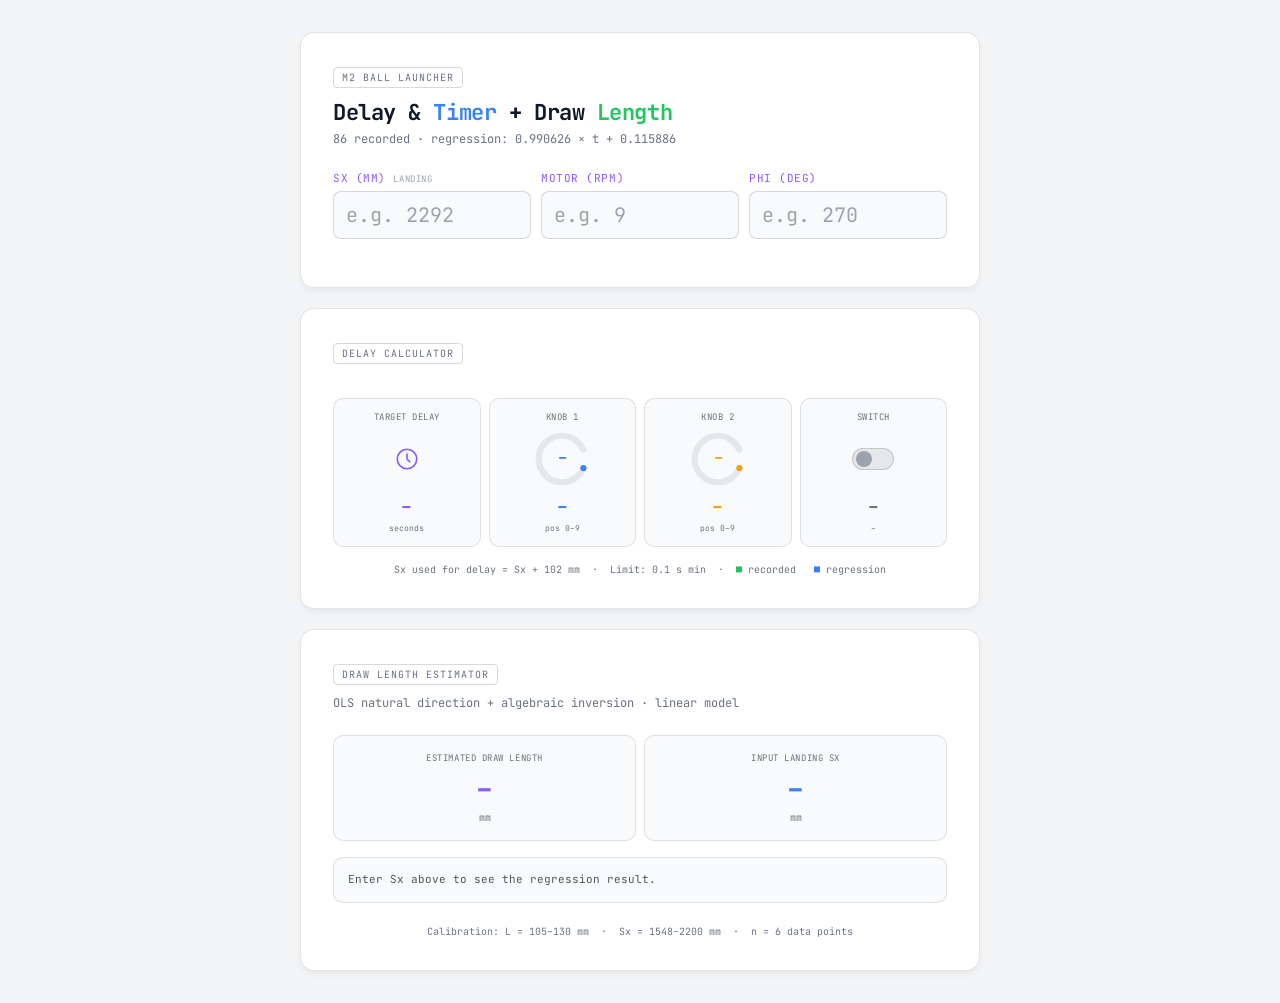
<file: index.html>
<!DOCTYPE html>
<html lang="en">
<head>
<meta charset="UTF-8">
<meta name="viewport" content="width=device-width, initial-scale=1.0">
<title>M2 Ball Launcher — Delay & Draw Length Calculator</title>
<meta name="description" content="Combined delay-time calculator (NE555 timer) and draw-length regression estimator for the M2 Ball Launcher project.">
<link rel="preconnect" href="https://fonts.googleapis.com">
<link rel="preconnect" href="https://fonts.gstatic.com" crossorigin>
<link href="https://fonts.googleapis.com/css2?family=JetBrains+Mono:wght@400;500;700&family=DM+Sans:wght@400;500;600&display=swap" rel="stylesheet">
<link rel="stylesheet" href="style.css">
</head>
<body>

<div class="page-wrap">

  <!-- ═══════════════ SHARED INPUTS ═══════════════ -->
  <div class="card" id="input-card">
    <div class="n-chip">M2 Ball Launcher</div>
    <div class="n-h1">Delay & <span>Timer</span> + Draw <span class="accent-green">Length</span></div>
    <div class="n-sub" id="model-sub">Loading dataset…</div>

    <div class="n-inputs">
      <div class="n-input-col">
        <div class="n-input-label">Sx (mm) <span class="subtle">landing</span></div>
        <input class="n-input" type="number" id="in-sx" placeholder="e.g. 2292" />
      </div>
      <div class="n-input-col">
        <div class="n-input-label">Motor (RPM)</div>
        <input class="n-input" type="number" id="in-rpm" placeholder="e.g. 9" />
      </div>
      <div class="n-input-col">
        <div class="n-input-label">Phi (deg)</div>
        <input class="n-input" type="number" id="in-phi" placeholder="e.g. 270" />
      </div>
    </div>
  </div>

  <!-- ═══════════════ DELAY CALCULATOR OUTPUT ═══════════════ -->
  <div class="card" id="delay-card">
    <div class="n-chip">Delay Calculator</div>
    <div class="n-err" id="nb-err"></div>

    <div class="n-grid">
      <div class="n-card">
        <div class="n-clabel">Target Delay</div>
        <div class="n-icon">
          <svg width="26" height="26" fill="none" stroke="#8b5cf6" stroke-width="1.5" viewBox="0 0 24 24">
            <circle cx="12" cy="12" r="9"/><path d="M12 7v5l3 3"/>
          </svg>
        </div>
        <div class="n-cval purple" id="nb-vt">&ndash;</div>
        <div class="n-csub">seconds</div>
      </div>

      <div class="n-card">
        <div class="n-clabel">Knob 1</div>
        <div class="n-icon">
          <svg width="62" height="62" viewBox="0 0 80 80">
            <circle cx="40" cy="40" r="30" fill="none" stroke="#e5e7eb" stroke-width="8"
              stroke-linecap="round" stroke-dasharray="163 24" stroke-dashoffset="-12"/>
            <circle cx="40" cy="40" r="30" fill="none" stroke="#3b82f6" stroke-width="8"
              stroke-linecap="round" id="nb-a1" stroke-dasharray="0 187" stroke-dashoffset="-12"/>
            <text x="40" y="45" text-anchor="middle" font-size="20" font-weight="700"
              font-family="JetBrains Mono,monospace" fill="#3b82f6" id="nb-d1">&ndash;</text>
          </svg>
        </div>
        <div class="n-cval blue" id="nb-k1">&ndash;</div>
        <div class="n-csub">pos 0&ndash;9</div>
      </div>

      <div class="n-card">
        <div class="n-clabel">Knob 2</div>
        <div class="n-icon">
          <svg width="62" height="62" viewBox="0 0 80 80">
            <circle cx="40" cy="40" r="30" fill="none" stroke="#e5e7eb" stroke-width="8"
              stroke-linecap="round" stroke-dasharray="163 24" stroke-dashoffset="-12"/>
            <circle cx="40" cy="40" r="30" fill="none" stroke="#f59e0b" stroke-width="8"
              stroke-linecap="round" id="nb-a2" stroke-dasharray="0 187" stroke-dashoffset="-12"/>
            <text x="40" y="45" text-anchor="middle" font-size="20" font-weight="700"
              font-family="JetBrains Mono,monospace" fill="#f59e0b" id="nb-d2">&ndash;</text>
          </svg>
        </div>
        <div class="n-cval amber" id="nb-k2">&ndash;</div>
        <div class="n-csub">pos 0&ndash;9</div>
      </div>

      <div class="n-card">
        <div class="n-clabel">Switch</div>
        <div class="n-icon">
          <div class="n-sw-track" id="nb-sw"><div class="n-sw-dot"></div></div>
        </div>
        <div class="n-cval" id="nb-sv">&ndash;</div>
        <div class="n-csub" id="nb-sl">&ndash;</div>
      </div>
    </div>

    <div class="n-formula" id="nb-fm">
      <div id="nb-f0"></div>
      <div id="nb-f1"></div>
      <div id="nb-f2"></div>
      <div id="nb-f3"></div>
    </div>

    <div class="n-footer">
      Sx used for delay = Sx + 102 mm &nbsp;&middot;&nbsp;
      Limit: 0.1 s min &nbsp;&middot;&nbsp;
      <span style="color:#22c55e">&#9632;</span> recorded &nbsp;
      <span style="color:#3b82f6">&#9632;</span> regression
    </div>
  </div>

  <!-- ═══════════════ DRAW LENGTH REGRESSION OUTPUT ═══════════════ -->
  <div class="card" id="reg-card">
    <div class="n-chip">Draw Length Estimator</div>
    <div class="n-sub" id="reg-sub">OLS natural direction + algebraic inversion &middot; linear model</div>

    <div class="reg-grid">
      <div class="reg-result">
        <div class="n-clabel">Estimated Draw Length</div>
        <div class="reg-big" id="reg-L">&ndash;</div>
        <div class="reg-unit">mm</div>
      </div>
      <div class="reg-result">
        <div class="n-clabel">Input Landing Sx</div>
        <div class="reg-big" id="reg-Sx" style="color:#3b82f6">&ndash;</div>
        <div class="reg-unit">mm</div>
      </div>
    </div>

    <div class="reg-eq" id="reg-eq">
      Enter Sx above to see the regression equation and result.
    </div>
    <div class="reg-warn" id="reg-warn"></div>

    <div class="n-footer">
      Calibration: L = 105–130 mm &nbsp;&middot;&nbsp;
      Sx = 1548–2200 mm &nbsp;&middot;&nbsp;
      n = 6 data points
    </div>
  </div>

</div>

<!-- Entry point: ES6 module import -->
<script type="module" src="js/main.js"></script>

</body>
</html>
</file>
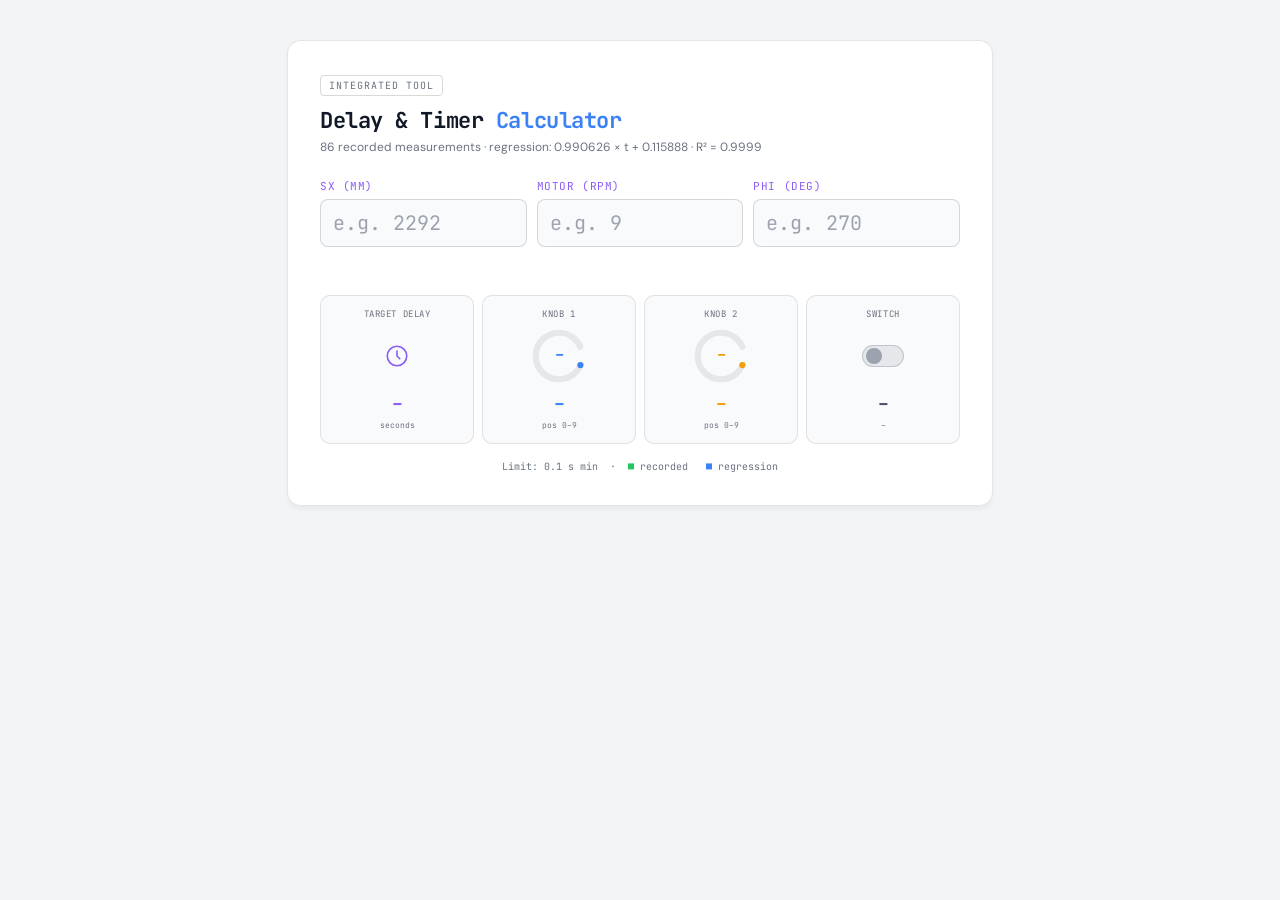
<file: Example/ne555_calculator.html>
<!DOCTYPE html>
<html>
<head>
<title>NE555 Calculator</title>
<style>body{background:#f3f4f6; display:flex; justify-content:center; padding:2rem;}</style>
</head>
<body>

<style>
  @import url('https://fonts.googleapis.com/css2?family=JetBrains+Mono:wght@400;500;700&family=DM+Sans:wght@400;500&display=swap');

  .ne555-wrap {
    font-family: 'DM Sans', sans-serif;
    background: #ffffff;
    border-radius: 14px;
    padding: 2rem;
    max-width: 640px;
    margin: 0 auto;
    position: relative;
    border: 1px solid rgba(0,0,0,0.1);
    box-shadow: 0 4px 6px -1px rgba(0, 0, 0, 0.05);
  }
  .ne555-wrap * { box-sizing: border-box; margin: 0; padding: 0; }

  .n-chip {
    display: inline-block;
    font-family: 'JetBrains Mono', monospace;
    font-size: 10px;
    letter-spacing: 0.1em;
    text-transform: uppercase;
    color: #6b7280;
    border: 1px solid rgba(0,0,0,0.15);
    border-radius: 4px;
    padding: 3px 8px;
    margin-bottom: 10px;
  }
  .n-h1 {
    font-family: 'JetBrains Mono', monospace;
    font-size: 22px;
    font-weight: 700;
    color: #111827;
    letter-spacing: -0.02em;
    margin-bottom: 4px;
  }
  .n-h1 span { color: #3b82f6; }
  .n-sub {
    font-size: 12px;
    color: #6b7280;
    margin-bottom: 1.5rem;
  }

  .n-inputs {
    display: grid;
    grid-template-columns: repeat(3, 1fr);
    gap: 10px;
    margin-bottom: 1rem;
  }
  .n-input-col {
    display: flex;
    flex-direction: column;
    gap: 6px;
  }
  .n-input-label {
    font-family: 'JetBrains Mono', monospace;
    font-size: 11px;
    color: #8b5cf6;
    text-transform: uppercase;
    letter-spacing: 0.05em;
  }
  .n-input {
    background: #f9fafb;
    border: 1px solid rgba(0,0,0,0.15);
    border-radius: 8px;
    color: #111827;
    font-family: 'JetBrains Mono', monospace;
    font-size: 20px;
    font-weight: 700;
    padding: 10px 12px;
    outline: none;
    width: 100%;
    -moz-appearance: textfield;
    transition: border-color 0.2s, background 0.2s;
  }
  .n-input::-webkit-outer-spin-button,
  .n-input::-webkit-inner-spin-button { -webkit-appearance: none; }
  .n-input:focus { border-color: #3b82f6; background: #ffffff; }
  .n-input::placeholder { color: #9ca3af; font-weight: 400; }
  
  .n-err {
    font-family: 'JetBrains Mono', monospace;
    font-size: 11px;
    color: #ef4444;
    min-height: 16px;
    margin-bottom: 1rem;
  }

  .n-grid {
    display: grid;
    grid-template-columns: repeat(4, 1fr);
    gap: 8px;
    margin-bottom: 1rem;
  }
  .n-card {
    background: #f9fafb;
    border: 1px solid rgba(0,0,0,0.1);
    border-radius: 10px;
    padding: 12px 6px;
    display: flex;
    flex-direction: column;
    align-items: center;
    gap: 5px;
  }
  .n-clabel {
    font-size: 9px;
    font-family: 'JetBrains Mono', monospace;
    color: #6b7280;
    text-transform: uppercase;
    letter-spacing: 0.06em;
    text-align: center;
  }
  .n-icon {
    height: 62px;
    display: flex;
    align-items: center;
    justify-content: center;
    flex-direction: column;
    gap: 4px;
  }
  .n-cval {
    font-family: 'JetBrains Mono', monospace;
    font-size: 18px;
    font-weight: 700;
    color: #4b5563;
    transition: color 0.2s;
  }
  .n-cval.purple { color: #8b5cf6; }
  .n-cval.blue   { color: #3b82f6; }
  .n-cval.amber  { color: #f59e0b; }
  .n-cval.green  { color: #22c55e; }
  .n-csub {
    font-size: 8px;
    font-family: 'JetBrains Mono', monospace;
    color: #6b7280;
    text-align: center;
    line-height: 1.4;
  }

  .n-sw-track {
    width: 42px; height: 22px;
    border-radius: 11px;
    background: #e5e7eb;
    border: 1px solid rgba(0,0,0,0.15);
    display: flex; align-items: center;
    padding: 0 3px;
    transition: background 0.3s, border-color 0.3s;
  }
  .n-sw-track.on { background: rgba(34,197,94,0.2); border-color: rgba(34,197,94,0.4); }
  .n-sw-dot {
    width: 16px; height: 16px;
    border-radius: 50%;
    background: #9ca3af;
    transition: transform 0.3s, background 0.3s;
  }
  .n-sw-track.on .n-sw-dot { transform: translateX(20px); background: #22c55e; }

  .n-formula {
    background: #f9fafb;
    border: 1px solid rgba(0,0,0,0.1);
    border-radius: 10px;
    padding: 12px 14px;
    font-family: 'JetBrains Mono', monospace;
    font-size: 11px;
    line-height: 2;
    color: #4b5563;
    display: none;
    margin-bottom: 1rem;
  }
  .n-formula.show { display: block; }
  .n-formula .hl  { color: #111827; font-weight: 700; }
  .n-formula .blu { color: #3b82f6; }
  .n-formula .grn { color: #22c55e; }
  .n-formula .prp { color: #8b5cf6; }

  .n-footer {
    font-size: 10px;
    color: #6b7280;
    font-family: 'JetBrains Mono', monospace;
    text-align: center;
  }
</style>

<div class="ne555-wrap">
  <div class="n-chip">Integrated Tool</div>
  <div class="n-h1">Delay &amp; Timer <span>Calculator</span></div>
  <div class="n-sub">
    86 recorded measurements &middot;
    regression: 0.990626 &times; t + 0.115888 &middot;
    R&sup2; = 0.9999
  </div>

  <div class="n-inputs">
    <div class="n-input-col">
      <div class="n-input-label">Sx (mm)</div>
      <input class="n-input" type="number" id="in-sx" placeholder="e.g. 2292" oninput="run_pipeline()" />
    </div>
    <div class="n-input-col">
      <div class="n-input-label">Motor (RPM)</div>
      <input class="n-input" type="number" id="in-rpm" placeholder="e.g. 9" oninput="run_pipeline()" />
    </div>
    <div class="n-input-col">
      <div class="n-input-label">Phi (deg)</div>
      <input class="n-input" type="number" id="in-phi" placeholder="e.g. 270" oninput="run_pipeline()" />
    </div>
  </div>
  
  <div class="n-err" id="nb-err"></div>

  <div class="n-grid">
    <div class="n-card">
      <div class="n-clabel">Target Delay</div>
      <div class="n-icon">
        <svg width="26" height="26" fill="none" stroke="#8b5cf6" stroke-width="1.5" viewBox="0 0 24 24">
          <circle cx="12" cy="12" r="9"/><path d="M12 7v5l3 3"/>
        </svg>
      </div>
      <div class="n-cval purple" id="nb-vt">&ndash;</div>
      <div class="n-csub">seconds</div>
    </div>

    <div class="n-card">
      <div class="n-clabel">Knob 1</div>
      <div class="n-icon">
        <svg width="62" height="62" viewBox="0 0 80 80">
          <circle cx="40" cy="40" r="30" fill="none" stroke="#e5e7eb" stroke-width="8"
            stroke-linecap="round" stroke-dasharray="163 24" stroke-dashoffset="-12"/>
          <circle cx="40" cy="40" r="30" fill="none" stroke="#3b82f6" stroke-width="8"
            stroke-linecap="round" id="nb-a1" stroke-dasharray="0 187" stroke-dashoffset="-12"/>
          <text x="40" y="45" text-anchor="middle" font-size="20" font-weight="700"
            font-family="JetBrains Mono,monospace" fill="#3b82f6" id="nb-d1">&ndash;</text>
        </svg>
      </div>
      <div class="n-cval blue" id="nb-k1">&ndash;</div>
      <div class="n-csub">pos 0&ndash;9</div>
    </div>

    <div class="n-card">
      <div class="n-clabel">Knob 2</div>
      <div class="n-icon">
        <svg width="62" height="62" viewBox="0 0 80 80">
          <circle cx="40" cy="40" r="30" fill="none" stroke="#e5e7eb" stroke-width="8"
            stroke-linecap="round" stroke-dasharray="163 24" stroke-dashoffset="-12"/>
          <circle cx="40" cy="40" r="30" fill="none" stroke="#f59e0b" stroke-width="8"
            stroke-linecap="round" id="nb-a2" stroke-dasharray="0 187" stroke-dashoffset="-12"/>
          <text x="40" y="45" text-anchor="middle" font-size="20" font-weight="700"
            font-family="JetBrains Mono,monospace" fill="#f59e0b" id="nb-d2">&ndash;</text>
        </svg>
      </div>
      <div class="n-cval amber" id="nb-k2">&ndash;</div>
      <div class="n-csub">pos 0&ndash;9</div>
    </div>

    <div class="n-card">
      <div class="n-clabel">Switch</div>
      <div class="n-icon">
        <div class="n-sw-track" id="nb-sw"><div class="n-sw-dot"></div></div>
      </div>
      <div class="n-cval" id="nb-sv">&ndash;</div>
      <div class="n-csub" id="nb-sl">&ndash;</div>
    </div>
  </div>

  <div class="n-formula" id="nb-fm">
    <div id="nb-f0"></div>
    <div id="nb-f1"></div>
    <div id="nb-f2"></div>
    <div id="nb-f3"></div>
    <div id="nb-f4"></div>
  </div>

  <div class="n-footer">
    Limit: 0.1 s min &nbsp;&middot;&nbsp;
    <span style="color:#22c55e">&#9632;</span> recorded &nbsp;
    <span style="color:#3b82f6">&#9632;</span> regression
  </div>
</div>

<script>
(function() {
  const SLOPE     = 0.990626;
  const INTERCEPT = 0.115888;
  const THRESHOLD = 10.0;
  const ARC       = 163;
  const RECORDED  = {"0.1": {"mean": 0.130232, "std": 0.01349}, "0.2": {"mean": 0.248024, "std": 0.059247}, "0.3": {"mean": 0.39393, "std": 0.00341}, "0.4": {"mean": 0.499031, "std": 0.000559}, "0.5": {"mean": 0.63226, "std": 0.000374}, "0.6": {"mean": 0.720772, "std": 0.001521}, "0.7": {"mean": 0.830255, "std": 0.00149}, "0.8": {"mean": 0.904711, "std": 0.001637}, "0.9": {"mean": 1.026176, "std": 0.001589}, "1.0": {"mean": 1.144562, "std": 0.042992}, "1.1": {"mean": 1.261923, "std": 0.001627}, "1.2": {"mean": 1.356552, "std": 0.00156}, "1.3": {"mean": 1.435057, "std": 0.041235}, "1.4": {"mean": 1.545022, "std": 9.7e-05}, "1.5": {"mean": 1.653147, "std": 0.043959}, "1.6": {"mean": 1.738831, "std": 0.044006}, "1.7": {"mean": 1.742985, "std": 0.297633}, "1.8": {"mean": 1.931284, "std": 0.001467}, "1.9": {"mean": 2.035054, "std": 0.044382}, "2.0": {"mean": 2.122039, "std": 0.001382}, "2.1": {"mean": 2.205387, "std": 0.045872}, "2.2": {"mean": 2.304824, "std": 0.038837}, "2.3": {"mean": 2.395221, "std": 0.044496}, "2.4": {"mean": 2.500048, "std": 0.015116}, "2.5": {"mean": 2.629257, "std": 0.001458}, "2.6": {"mean": 2.69904, "std": 0.046435}, "2.7": {"mean": 2.819887, "std": 0.001409}, "2.8": {"mean": 2.892429, "std": 0.001505}, "2.9": {"mean": 3.010342, "std": 0.001377}, "3.0": {"mean": 3.102415, "std": 0.001406}, "3.1": {"mean": 3.1903, "std": 0.044629}, "3.2": {"mean": 3.300718, "std": 0.001431}, "3.3": {"mean": 3.377628, "std": 0.044616}, "3.4": {"mean": 3.48807, "std": 0.001373}, "3.5": {"mean": 3.61077, "std": 0.001551}, "3.6": {"mean": 3.695946, "std": 0.00152}, "3.7": {"mean": 3.801134, "std": 0.001862}, "3.8": {"mean": 3.857802, "std": 0.044666}, "3.9": {"mean": 3.982676, "std": 0.026103}, "4.0": {"mean": 4.061975, "std": 0.002322}, "4.1": {"mean": 4.165032, "std": 0.002291}, "4.2": {"mean": 4.261381, "std": 0.000175}, "4.3": {"mean": 4.354684, "std": 0.00038}, "4.4": {"mean": 4.434076, "std": 0.044463}, "4.5": {"mean": 4.57312, "std": 0.002224}, "4.6": {"mean": 4.658746, "std": 0.000476}, "4.7": {"mean": 4.763395, "std": 0.002209}, "4.8": {"mean": 4.836094, "std": 0.001748}, "4.9": {"mean": 4.954532, "std": 0.001657}, "5.0": {"mean": 5.0892, "std": 0.002755}, "5.1": {"mean": 5.193146, "std": 0.002465}, "5.2": {"mean": 5.308505, "std": 0.006923}, "5.3": {"mean": 5.37157, "std": 0.044569}, "5.4": {"mean": 5.481181, "std": 0.002327}, "5.5": {"mean": 5.604937, "std": 0.001915}, "5.6": {"mean": 5.683759, "std": 0.002416}, "5.7": {"mean": 5.789453, "std": 0.002487}, "5.8": {"mean": 5.862409, "std": 0.000801}, "5.9": {"mean": 5.983233, "std": 0.002582}, "6.0": {"mean": 6.00233, "std": 0.002152}, "6.1": {"mean": 6.081913, "std": 0.043818}, "6.2": {"mean": 6.199387, "std": 0.000489}, "6.3": {"mean": 6.294253, "std": 0.000616}, "6.4": {"mean": 6.387866, "std": 0.003527}, "6.5": {"mean": 6.502259, "std": 0.044823}, "6.6": {"mean": 6.611794, "std": 0.000822}, "6.7": {"mean": 6.788731, "std": 0.000956}, "6.8": {"mean": 6.775618, "std": 0.044414}, "7.0": {"mean": 7.032223, "std": 0.001645}, "7.1": {"mean": 7.134412, "std": 0.000553}, "7.2": {"mean": 7.211927, "std": 0.051787}, "7.3": {"mean": 7.322995, "std": 0.001474}, "7.4": {"mean": 7.539298, "std": 0.000802}, "7.6": {"mean": 7.626223, "std": 0.000443}, "8.0": {"mean": 7.946054, "std": 0.0017}, "9.0": {"mean": 9.116066, "std": 0.001103}, "10.0": {"mean": 9.905054, "std": 0.0085}, "11.0": {"mean": 10.911679, "std": 0.002938}, "12.0": {"mean": 11.886251, "std": 0.003965}, "13.0": {"mean": 11.901693, "std": 3.4137}, "14.0": {"mean": 14.041419, "std": 0.001913}, "15.0": {"mean": 15.046634, "std": 0.006843}, "16.0": {"mean": 15.94858, "std": 0.005429}, "17.0": {"mean": 16.940359, "std": 0.002341}, "18.0": {"mean": 17.964647, "std": 0.002652}, "19.0": {"mean": 19.124651, "std": 0.008776}};

  // Returns the NE555 predicted output time for a given dial step.
  // Prefers a recorded measurement; falls back to linear regression.
  function ne555_output(step) {
    const key = step.toFixed(1);
    return RECORDED[key] ? RECORDED[key].mean : (SLOPE * step + INTERCEPT);
  }

  // Scan every 0.1-s increment and return the step whose NE555
  // output is closest to the physics-derived target delay.
  function best_step(t_delay) {
    let bestStep = 0.1;
    let bestDiff = Infinity;
    for (let s = 0.1; s <= 19.0; s = Math.round((s + 0.1) * 10) / 10) {
      const diff = Math.abs(ne555_output(s) - t_delay);
      if (diff < bestDiff) {
        bestDiff = diff;
        bestStep = s;
      }
    }
    return bestStep;
  }

  function arc(id, pos) {
    const f = (pos / 9) * ARC;
    document.getElementById(id).setAttribute('stroke-dasharray', f + ' ' + (187 - f));
  }
  function hl(t)  { return '<span class="hl">'  + t + '</span>'; }
  function blu(t) { return '<span class="blu">' + t + '</span>'; }
  function grn(t) { return '<span class="grn">' + t + '</span>'; }
  function prp(t) { return '<span class="prp">' + t + '</span>'; }

  window.run_pipeline = function() {
    const sx_raw  = document.getElementById('in-sx').value.trim();
    const rpm_raw = document.getElementById('in-rpm').value.trim();
    const phi_raw = document.getElementById('in-phi').value.trim();
    const err     = document.getElementById('nb-err');

    if (sx_raw === '' || rpm_raw === '' || phi_raw === '') {
      nb_reset();
      return;
    }

    const sx_mm   = parseFloat(sx_raw);
    const rpm     = parseFloat(rpm_raw);
    const phi_deg = parseFloat(phi_raw);

    if (isNaN(sx_mm) || isNaN(rpm) || isNaN(phi_deg)) {
      nb_reset(false);
      return;
    }

    // --- Physics / Kinematics Logic ---
    const sx           = sx_mm / 1000.0;
    const sy           = 0.036;
    const launch_angle = 60.0;
    const g            = 9.81;

    const angle_rad  = launch_angle * (Math.PI / 180);
    const inner_term = (2 * (sx * Math.tan(angle_rad) - sy)) / g;

    if (inner_term < 0) {
      err.textContent = 'Error: Target unreachable at this angle (negative square root).';
      nb_reset(false);
      return;
    }

    const denom = 2.5 - sx;
    const ratio = 0.06 / denom;
    if (Math.abs(ratio) > 1) {
      err.textContent = 'Error: Target Sx results in invalid arcsin domain for constant c.';
      nb_reset(false);
      return;
    }

    const t_flight = Math.sqrt(inner_term);
    const omega    = rpm * (Math.PI / 30);
    const c        = Math.asin(ratio);
    const phi_rad  = phi_deg * (Math.PI / 180);

    let t_delay = (((2 * Math.PI) - phi_rad - c) / omega) - t_flight;
    if (t_delay < 0) {
      t_delay += (2 * Math.PI / omega);
    }

    const t_delay_raw = t_delay;

    if (t_delay < 0.1) {
      t_delay += (2 * Math.PI / omega);
    }

    if (t_delay < 0.1) {
      err.textContent = `Calculated delay (${t_delay.toFixed(2)}s) is still below 0.1s after adding 2π.`;
      nb_reset(false);
      return;
    }

    err.textContent = '';

    // --- NE555 Step Selection (closest-output search) ---
    // Pick the dial step whose actual NE555 output is nearest to t_delay,
    // rather than simply rounding t_delay to the nearest 0.1 s.
    const step   = best_step(t_delay);
    const key    = step.toFixed(1);
    const rec    = RECORDED[key];
    const mean   = rec ? rec.mean : +(SLOPE * step + INTERCEPT).toFixed(6);
    const std    = rec ? rec.std  : null;
    const isRec  = !!rec;
    const error  = (mean - t_delay).toFixed(4);

    const swOn  = step >= THRESHOLD;
    const tEff  = swOn ? +(step - THRESHOLD).toFixed(1) : step;
    const knob2 = Math.floor(tEff);
    const knob1 = Math.round((tEff - knob2) * 10);

    // --- Render ---
    document.getElementById('nb-vt').textContent = step.toFixed(1);

    document.getElementById('nb-k1').textContent = knob1;
    document.getElementById('nb-d1').textContent = knob1;
    arc('nb-a1', knob1);

    document.getElementById('nb-k2').textContent = knob2;
    document.getElementById('nb-d2').textContent = knob2;
    arc('nb-a2', knob2);

    const sw = document.getElementById('nb-sw');
    const sv = document.getElementById('nb-sv');
    if (swOn) {
      sw.classList.add('on');
      sv.textContent   = 'ON';
      sv.style.color   = '#22c55e';
      document.getElementById('nb-sl').textContent = '10 s range';
    } else {
      sw.classList.remove('on');
      sv.textContent   = 'OFF';
      sv.style.color   = '#6b7280';
      document.getElementById('nb-sl').textContent = '0–9.9 s';
    }

    const fm = document.getElementById('nb-fm');
    fm.classList.add('show');

    const cycleAdded = t_delay_raw < 0.1;
    document.getElementById('nb-f0').innerHTML =
      'T<sub>flight</sub> = ' + hl(t_flight.toFixed(4) + ' s') + ' &nbsp;|&nbsp; ' +
      'T<sub>delay</sub> = ' + prp(t_delay_raw.toFixed(4) + ' s') +
      (cycleAdded
        ? ' + ' + blu((2 * Math.PI / omega).toFixed(4) + ' s') +
          ' (2&pi; added) &rarr; ' + hl(t_delay.toFixed(4) + ' s')
        : '');

    // Show how we picked the step: best NE555 output vs raw t_delay
    document.getElementById('nb-f1').innerHTML = isRec
      ? 'Best step = ' + hl(step.toFixed(1) + ' s') + '  &rarr;  NE555 output = ' +
        grn(mean.toFixed(4) + ' s') + ' ' + grn('(recorded)') +
        ' ± ' + std.toFixed(4) + ' s std' +
        '  &nbsp;|&nbsp;  error = ' + hl(error + ' s')
      : 'Best step = ' + hl(step.toFixed(1) + ' s') + '  &rarr;  NE555 output = ' +
        blu(SLOPE) + ' × ' + hl(step.toFixed(1)) + ' + ' + blu(INTERCEPT) +
        ' = ' + blu(mean.toFixed(4) + ' s') +
        '  &nbsp;|&nbsp;  error = ' + hl(error + ' s');

    document.getElementById('nb-f2').innerHTML =
      'switch = ' + (swOn
        ? grn('ON') + '   &rarr; effective = ' + hl(step.toFixed(1)) + ' &minus; 10 = ' + hl(tEff.toFixed(1)) + ' s'
        : hl('OFF') + '  &rarr; effective = ' + hl(tEff.toFixed(1)) + ' s');

    document.getElementById('nb-f3').innerHTML =
      'knob 2 = floor(' + hl(tEff.toFixed(1)) + ') = ' + hl(knob2) +
      ' &nbsp;|&nbsp; knob 1 = round((' + hl(tEff.toFixed(1)) +
      ' &minus; ' + knob2 + ') &times; 10) = ' + hl(knob1);
  };

  window.nb_reset = function(clearErr = true) {
    ['nb-vt','nb-k1','nb-k2'].forEach(id => document.getElementById(id).textContent = '–');
    ['nb-d1','nb-d2'].forEach(id => document.getElementById(id).textContent = '–');
    ['nb-a1','nb-a2'].forEach(id => arc(id, 0));
    document.getElementById('nb-sv').textContent  = '–';
    document.getElementById('nb-sv').style.color  = '#6b7280';
    document.getElementById('nb-sl').textContent  = '–';
    document.getElementById('nb-sw').classList.remove('on');
    document.getElementById('nb-fm').classList.remove('show');
    if (clearErr) document.getElementById('nb-err').textContent = '';
  };
})();
</script>

</body>
</html>
</file>
<file: style.css>
/* ═══════════════════════════════════════════════════════════════
   M2 Ball Launcher — Shared Stylesheet
   Style: light theme matching the original NE555 knob calculator
   ═══════════════════════════════════════════════════════════════ */

/* ─── Reset & base ─────────────────────────────────────────────── */
*, *::before, *::after { box-sizing: border-box; margin: 0; padding: 0; }

body {
  font-family: 'DM Sans', sans-serif;
  background: #f3f4f6;
  display: flex;
  justify-content: center;
  padding: 2rem 1rem;
}

.page-wrap {
  max-width: 680px;
  width: 100%;
  display: flex;
  flex-direction: column;
  gap: 20px;
}

/* ─── Shared card ──────────────────────────────────────────────── */
.card {
  background: #ffffff;
  border-radius: 14px;
  padding: 2rem;
  border: 1px solid rgba(0,0,0,0.1);
  box-shadow: 0 4px 6px -1px rgba(0, 0, 0, 0.05);
}

.n-chip {
  display: inline-block;
  font-family: 'JetBrains Mono', monospace;
  font-size: 10px;
  letter-spacing: 0.1em;
  text-transform: uppercase;
  color: #6b7280;
  border: 1px solid rgba(0,0,0,0.15);
  border-radius: 4px;
  padding: 3px 8px;
  margin-bottom: 10px;
}

.n-h1 {
  font-family: 'JetBrains Mono', monospace;
  font-size: 22px;
  font-weight: 700;
  color: #111827;
  letter-spacing: -0.02em;
  margin-bottom: 4px;
}
.n-h1 span { color: #3b82f6; }
.n-h1 .accent-green { color: #22c55e; }

.n-sub {
  font-size: 12px;
  color: #6b7280;
  margin-bottom: 1.5rem;
  font-family: 'JetBrains Mono', monospace;
}

/* ─── Inputs ───────────────────────────────────────────────────── */
.n-inputs {
  display: grid;
  grid-template-columns: repeat(3, 1fr);
  gap: 10px;
  margin-bottom: 1rem;
}
.n-input-col {
  display: flex;
  flex-direction: column;
  gap: 6px;
}
.n-input-label {
  font-family: 'JetBrains Mono', monospace;
  font-size: 11px;
  color: #8b5cf6;
  text-transform: uppercase;
  letter-spacing: 0.05em;
}
.n-input-label .subtle {
  color: #9ca3af;
  font-size: 9px;
}
.n-input {
  background: #f9fafb;
  border: 1px solid rgba(0,0,0,0.15);
  border-radius: 8px;
  color: #111827;
  font-family: 'JetBrains Mono', monospace;
  font-size: 20px;
  font-weight: 700;
  padding: 10px 12px;
  outline: none;
  width: 100%;
  -moz-appearance: textfield;
  transition: border-color 0.2s, background 0.2s;
}
.n-input::-webkit-outer-spin-button,
.n-input::-webkit-inner-spin-button { -webkit-appearance: none; }
.n-input:focus { border-color: #3b82f6; background: #fff; }
.n-input::placeholder { color: #9ca3af; font-weight: 400; }

.n-err {
  font-family: 'JetBrains Mono', monospace;
  font-size: 11px;
  color: #ef4444;
  min-height: 16px;
  margin-bottom: 0.5rem;
}

/* ─── Output grid (knobs, switch, etc.) ────────────────────────── */
.n-grid {
  display: grid;
  grid-template-columns: repeat(4, 1fr);
  gap: 8px;
  margin-bottom: 1rem;
}
.n-card {
  background: #f9fafb;
  border: 1px solid rgba(0,0,0,0.1);
  border-radius: 10px;
  padding: 12px 6px;
  display: flex;
  flex-direction: column;
  align-items: center;
  gap: 5px;
}
.n-clabel {
  font-size: 9px;
  font-family: 'JetBrains Mono', monospace;
  color: #6b7280;
  text-transform: uppercase;
  letter-spacing: 0.06em;
  text-align: center;
}
.n-icon {
  height: 62px;
  display: flex;
  align-items: center;
  justify-content: center;
  flex-direction: column;
  gap: 4px;
}
.n-cval {
  font-family: 'JetBrains Mono', monospace;
  font-size: 18px;
  font-weight: 700;
  color: #4b5563;
  transition: color 0.2s;
}
.n-cval.purple { color: #8b5cf6; }
.n-cval.blue   { color: #3b82f6; }
.n-cval.amber  { color: #f59e0b; }
.n-cval.green  { color: #22c55e; }
.n-csub {
  font-size: 8px;
  font-family: 'JetBrains Mono', monospace;
  color: #6b7280;
  text-align: center;
  line-height: 1.4;
}

/* ─── Switch toggle ────────────────────────────────────────────── */
.n-sw-track {
  width: 42px; height: 22px;
  border-radius: 11px;
  background: #e5e7eb;
  border: 1px solid rgba(0,0,0,0.15);
  display: flex; align-items: center;
  padding: 0 3px;
  transition: background 0.3s, border-color 0.3s;
}
.n-sw-track.on {
  background: rgba(34,197,94,0.2);
  border-color: rgba(34,197,94,0.4);
}
.n-sw-dot {
  width: 16px; height: 16px;
  border-radius: 50%;
  background: #9ca3af;
  transition: transform 0.3s, background 0.3s;
}
.n-sw-track.on .n-sw-dot {
  transform: translateX(20px);
  background: #22c55e;
}

/* ─── Formula block ────────────────────────────────────────────── */
.n-formula {
  background: #f9fafb;
  border: 1px solid rgba(0,0,0,0.1);
  border-radius: 10px;
  padding: 12px 14px;
  font-family: 'JetBrains Mono', monospace;
  font-size: 11px;
  line-height: 2;
  color: #4b5563;
  display: none;
  margin-bottom: 1rem;
}
.n-formula.show { display: block; }
.n-formula .hl  { color: #111827; font-weight: 700; }
.n-formula .blu { color: #3b82f6; }
.n-formula .grn { color: #22c55e; }
.n-formula .prp { color: #8b5cf6; }

.n-footer {
  font-size: 10px;
  color: #6b7280;
  font-family: 'JetBrains Mono', monospace;
  text-align: center;
}

/* ─── Regression result cards ──────────────────────────────────── */
.reg-grid {
  display: grid;
  grid-template-columns: repeat(2, 1fr);
  gap: 8px;
  margin-bottom: 1rem;
}
.reg-result {
  background: #f9fafb;
  border: 1px solid rgba(0,0,0,0.1);
  border-radius: 10px;
  padding: 16px;
  text-align: center;
}
.reg-big {
  font-family: 'JetBrains Mono', monospace;
  font-size: 28px;
  font-weight: 700;
  color: #8b5cf6;
  margin: 6px 0 4px;
}
.reg-unit {
  font-size: 10px;
  color: #6b7280;
  font-family: 'JetBrains Mono', monospace;
}
.reg-eq {
  background: #f9fafb;
  border: 1px solid rgba(0,0,0,0.1);
  border-radius: 10px;
  padding: 12px 14px;
  font-family: 'JetBrains Mono', monospace;
  font-size: 11px;
  line-height: 1.8;
  color: #4b5563;
  margin-bottom: 0.5rem;
}
.reg-eq .hl  { color: #111827; font-weight: 700; }
.reg-eq .prp { color: #8b5cf6; }
.reg-eq .grn { color: #22c55e; }

.reg-warn {
  font-family: 'JetBrains Mono', monospace;
  font-size: 11px;
  color: #f59e0b;
  min-height: 14px;
  margin-top: 4px;
}
</file>
